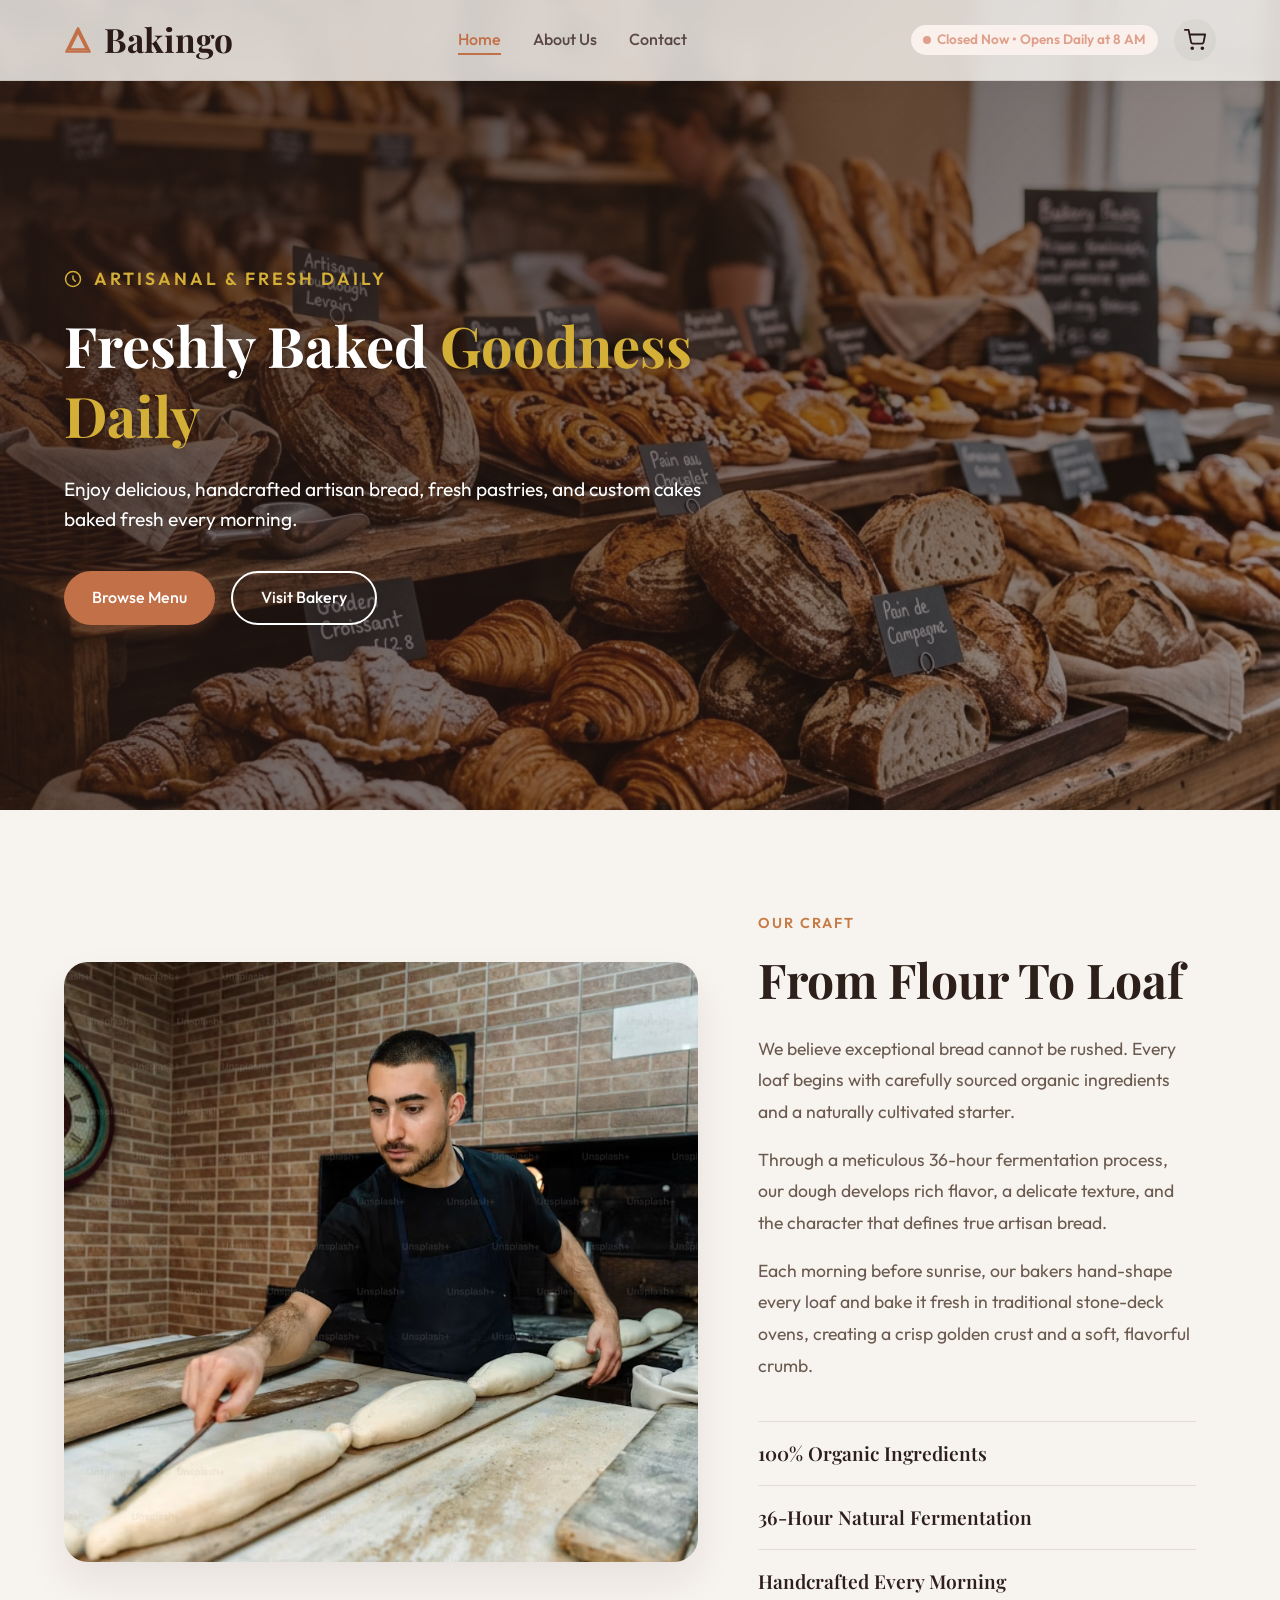
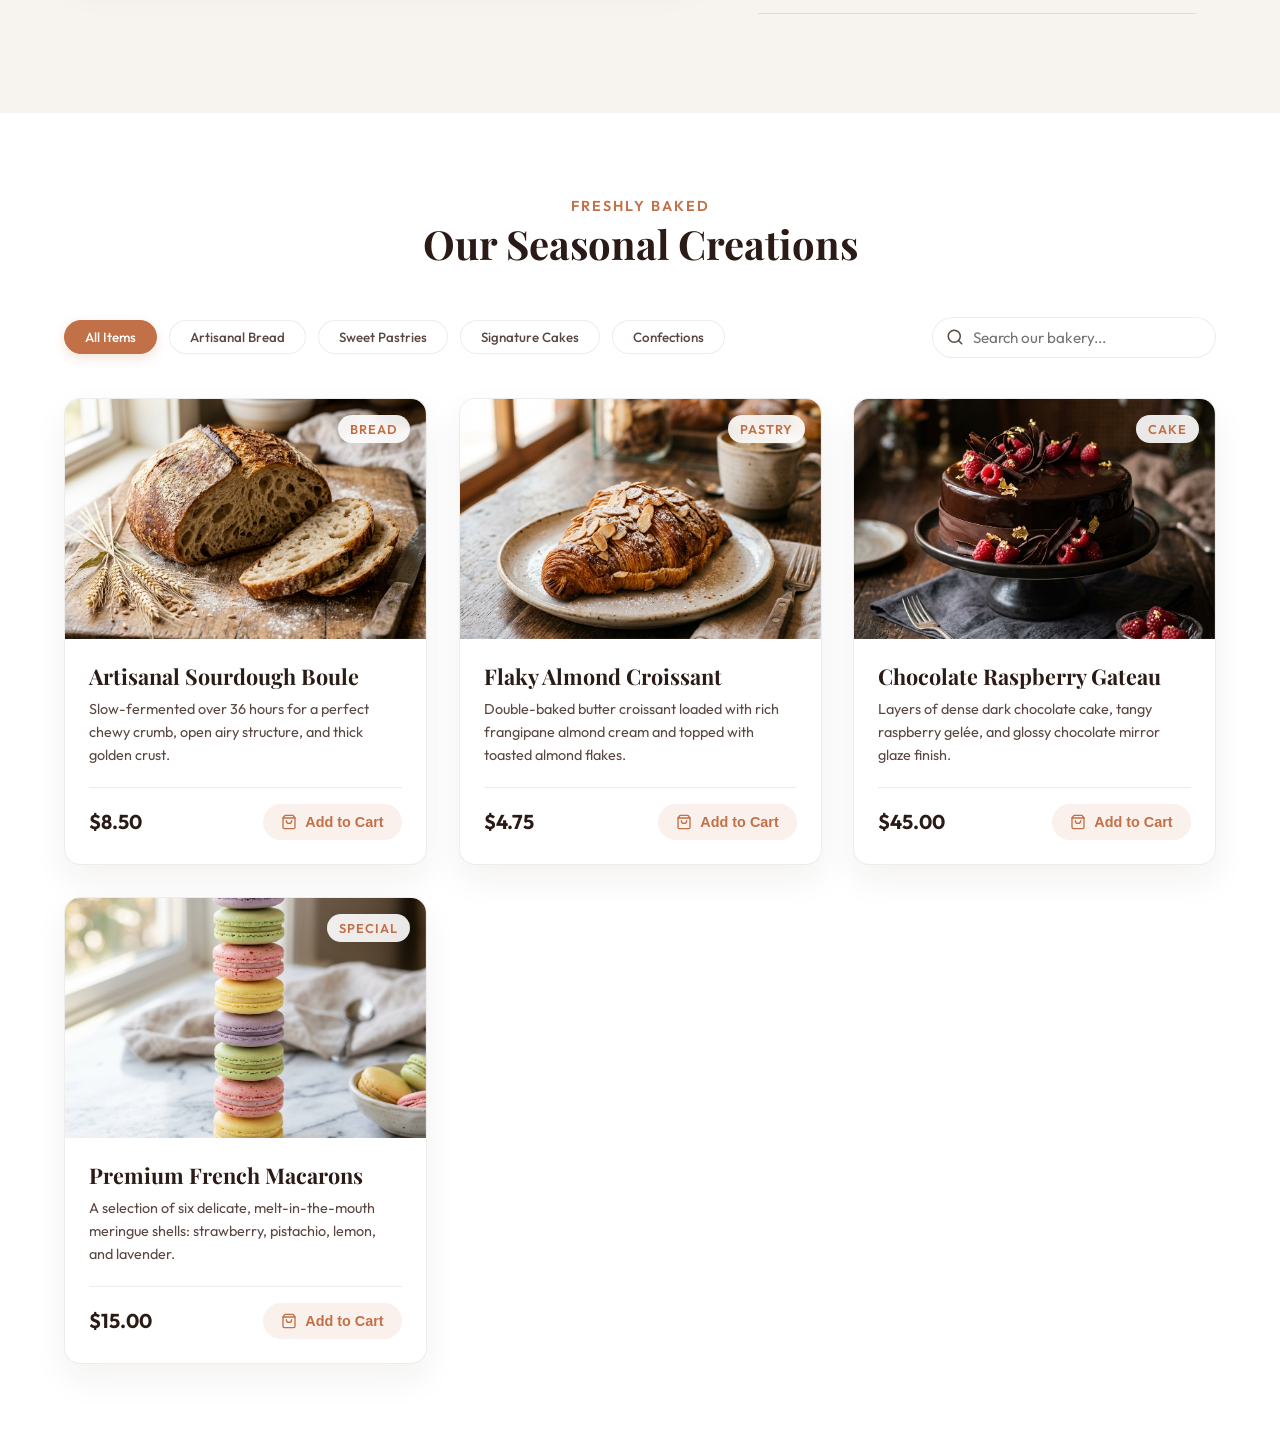
<file: index.html>
<!DOCTYPE html>
<html lang="en">
<head>
  <meta charset="UTF-8">
  <meta name="viewport" content="width=device-width, initial-scale=1.0">
  <meta name="description" content="Bakingo is your local bakery offering fresh artisan bread, sweet pastries, and custom cakes baked daily.">
  <title>Bakingo | Freshly Baked Delights Daily</title>
  <link rel="stylesheet" href="css/style.css">
</head>
<body>

  <!-- Header Section -->
  <header id="main-header">
    <div class="container navbar">
      <a href="index.html" class="logo" id="header-logo">
        <svg width="28" height="28" viewBox="0 0 24 24" fill="none" stroke="currentColor" stroke-width="2" stroke-linecap="round" stroke-linejoin="round" style="color: var(--color-primary);"><path d="M12 2L2 22h20L12 2z"/><path d="M12 5l7.5 15h-15L12 5z"/></svg>
        Bakingo
      </a>
      
      <nav>
        <ul class="nav-links" id="nav-menu">
          <li><a href="index.html" class="active" id="nav-home">Home</a></li>
          <li><a href="about.html" id="nav-about">About Us</a></li>
          <li><a href="contact.html" id="nav-contact">Contact</a></li>
        </ul>
      </nav>
      
      <div class="nav-actions">
        <!-- Open/Closed Badge -->
        <div id="opening-status-badge" class="badge">
          <span class="badge-dot"></span>
          <span id="opening-status-text">Checking Hours</span>
        </div>
        
        <!-- Cart Button -->
        <button id="cart-toggle-btn" class="btn-icon cart-icon-btn" aria-label="Open Shopping Cart">
          <svg width="22" height="22" viewBox="0 0 24 24" fill="none" stroke="currentColor" stroke-width="2" stroke-linecap="round" stroke-linejoin="round"><circle cx="9" cy="21" r="1"/><circle cx="20" cy="21" r="1"/><path d="M1 1h4l2.68 13.39a2 2 0 0 0 2 1.61h9.72a2 2 0 0 0 2-1.61L23 6H6"/></svg>
          <span id="cart-badge" class="cart-count">0</span>
        </button>
        
        <!-- Hamburger Menu -->
        <button id="mobile-menu-btn" class="btn-icon menu-toggle" aria-label="Toggle Menu">
          <svg width="24" height="24" viewBox="0 0 24 24" fill="none" stroke="currentColor" stroke-width="2" stroke-linecap="round" stroke-linejoin="round"><line x1="3" y1="12" x2="21" y2="12"/><line x1="3" y1="6" x2="21" y2="6"/><line x1="3" y1="18" x2="21" y2="18"/></svg>
        </button>
      </div>
    </div>
  </header>

  <!-- Hero Section -->
  <section class="hero" style="background-image: url('assets/hero.png');" id="home-hero">
    <div class="container">
      <div class="hero-content">
        <div class="hero-subtitle">
          <svg width="18" height="18" viewBox="0 0 24 24" fill="none" stroke="currentColor" stroke-width="2" stroke-linecap="round" stroke-linejoin="round"><circle cx="12" cy="12" r="10"/><path d="M12 8v4l3 3"/></svg>
          Artisanal &amp; Fresh Daily
        </div>
        <h1 id="hero-heading">Freshly Baked <span>Goodness Daily</span></h1>
        <p class="hero-description" id="hero-desc">
          Enjoy delicious, handcrafted artisan bread, fresh pastries, and custom cakes baked fresh every morning.
        </p>
        <div class="hero-buttons">
          <a href="#products-section" class="btn btn-primary" id="hero-cta-browse">Browse Menu</a>
          <a href="contact.html" class="btn btn-secondary" id="hero-cta-contact">Visit Bakery</a>
        </div>
      </div>
    </div>
  </section>

  <!-- Artisan Storytelling Section -->
  <section class="section-padding artisan-story-section" id="story-section">
    <div class="container">
      <div class="artisan-story-grid">
        <!-- Left Side: Image -->
        <div class="artisan-image-wrapper fade-in-left">
          <img src="assets/Artisanbakershapingdough.png" alt="Baker shaping dough by hand" class="artisan-image">
        </div>
        
        <!-- Right Side: Content -->
        <div class="artisan-content fade-in-right">
          <span class="artisan-eyebrow">OUR CRAFT</span>
          <h2 class="artisan-heading">From Flour To Loaf</h2>
          
          <div class="artisan-body">
            <p>We believe exceptional bread cannot be rushed. Every loaf begins with carefully sourced organic ingredients and a naturally cultivated starter.</p>
            <p>Through a meticulous 36-hour fermentation process, our dough develops rich flavor, a delicate texture, and the character that defines true artisan bread.</p>
            <p>Each morning before sunrise, our bakers hand-shape every loaf and bake it fresh in traditional stone-deck ovens, creating a crisp golden crust and a soft, flavorful crumb.</p>
          </div>
          
          <div class="artisan-highlights">
            <div class="highlight-item fade-in-up">
              <span class="highlight-text">100% Organic Ingredients</span>
            </div>
            <div class="highlight-item fade-in-up delay-150">
              <span class="highlight-text">36-Hour Natural Fermentation</span>
            </div>
            <div class="highlight-item fade-in-up delay-300">
              <span class="highlight-text">Handcrafted Every Morning</span>
            </div>
          </div>
        </div>
      </div>
    </div>
  </section>

  <!-- Products Section -->
  <section class="section-padding" style="background-color: var(--color-white);" id="products-section">
    <div class="container">
      <div class="section-title-wrap text-center">
        <span class="sub">Freshly Baked</span>
        <h2 id="menu-title">Our Seasonal Creations</h2>
      </div>

      <!-- Controls: Category & Search -->
      <div class="products-controls" id="menu-controls">
        <div class="filter-group" id="filter-buttons">
          <button class="filter-btn active" data-category="all" id="btn-filter-all">All Items</button>
          <button class="filter-btn" data-category="bread" id="btn-filter-bread">Artisanal Bread</button>
          <button class="filter-btn" data-category="pastries" id="btn-filter-pastries">Sweet Pastries</button>
          <button class="filter-btn" data-category="cakes" id="btn-filter-cakes">Signature Cakes</button>
          <button class="filter-btn" data-category="special" id="btn-filter-special">Confections</button>
        </div>
        <div class="search-wrap">
          <svg width="18" height="18" viewBox="0 0 24 24" fill="none" stroke="currentColor" stroke-width="2" stroke-linecap="round" stroke-linejoin="round"><circle cx="11" cy="11" r="8"/><line x1="21" y1="21" x2="16.65" y2="16.65"/></svg>
          <input type="text" id="product-search" placeholder="Search our bakery..." aria-label="Search baked goods">
        </div>
      </div>

      <!-- Products Grid -->
      <div class="products-grid" id="menu-grid">
        
        <!-- Product 1 -->
        <div class="product-card" data-category="bread" id="prod-sourdough">
          <div class="product-img-container">
            <img src="assets/sourdough.png" alt="Artisanal Sourdough Boule">
            <span class="product-tag">Bread</span>
          </div>
          <div class="product-info">
            <h3>Artisanal Sourdough Boule</h3>
            <p class="product-desc">Slow-fermented over 36 hours for a perfect chewy crumb, open airy structure, and thick golden crust.</p>
            <div class="product-footer">
              <span class="product-price">$8.50</span>
              <button class="add-to-cart-btn" data-id="sourdough" data-name="Sourdough Boule" data-price="8.50" data-img="assets/sourdough.png" id="btn-add-sourdough">
                <svg width="16" height="16" viewBox="0 0 24 24" fill="none" stroke="currentColor" stroke-width="2" stroke-linecap="round" stroke-linejoin="round"><path d="M6 2L3 6v14a2 2 0 0 0 2 2h14a2 2 0 0 0 2-2V6l-3-4z"/><line x1="3" y1="6" x2="21" y2="6"/><path d="M16 10a4 4 0 0 1-8 0"/></svg>
                Add to Cart
              </button>
            </div>
          </div>
        </div>

        <!-- Product 2 -->
        <div class="product-card" data-category="pastries" id="prod-croissant">
          <div class="product-img-container">
            <img src="assets/croissant.png" alt="Flaky Almond Croissant">
            <span class="product-tag">Pastry</span>
          </div>
          <div class="product-info">
            <h3>Flaky Almond Croissant</h3>
            <p class="product-desc">Double-baked butter croissant loaded with rich frangipane almond cream and topped with toasted almond flakes.</p>
            <div class="product-footer">
              <span class="product-price">$4.75</span>
              <button class="add-to-cart-btn" data-id="croissant" data-name="Almond Croissant" data-price="4.75" data-img="assets/croissant.png" id="btn-add-croissant">
                <svg width="16" height="16" viewBox="0 0 24 24" fill="none" stroke="currentColor" stroke-width="2" stroke-linecap="round" stroke-linejoin="round"><path d="M6 2L3 6v14a2 2 0 0 0 2 2h14a2 2 0 0 0 2-2V6l-3-4z"/><line x1="3" y1="6" x2="21" y2="6"/><path d="M16 10a4 4 0 0 1-8 0"/></svg>
                Add to Cart
              </button>
            </div>
          </div>
        </div>

        <!-- Product 3 -->
        <div class="product-card" data-category="cakes" id="prod-gateau">
          <div class="product-img-container">
            <img src="assets/gateau.png" alt="Chocolate Raspberry Gateau">
            <span class="product-tag">Cake</span>
          </div>
          <div class="product-info">
            <h3>Chocolate Raspberry Gateau</h3>
            <p class="product-desc">Layers of dense dark chocolate cake, tangy raspberry gelée, and glossy chocolate mirror glaze finish.</p>
            <div class="product-footer">
              <span class="product-price">$45.00</span>
              <button class="add-to-cart-btn" data-id="gateau" data-name="Chocolate Raspberry Gateau" data-price="45.00" data-img="assets/gateau.png" id="btn-add-gateau">
                <svg width="16" height="16" viewBox="0 0 24 24" fill="none" stroke="currentColor" stroke-width="2" stroke-linecap="round" stroke-linejoin="round"><path d="M6 2L3 6v14a2 2 0 0 0 2 2h14a2 2 0 0 0 2-2V6l-3-4z"/><line x1="3" y1="6" x2="21" y2="6"/><path d="M16 10a4 4 0 0 1-8 0"/></svg>
                Add to Cart
              </button>
            </div>
          </div>
        </div>

        <!-- Product 4 -->
        <div class="product-card" data-category="special" id="prod-macarons">
          <div class="product-img-container">
            <img src="assets/macarons.png" alt="Premium French Macarons">
            <span class="product-tag">Special</span>
          </div>
          <div class="product-info">
            <h3>Premium French Macarons</h3>
            <p class="product-desc">A selection of six delicate, melt-in-the-mouth meringue shells: strawberry, pistachio, lemon, and lavender.</p>
            <div class="product-footer">
              <span class="product-price">$15.00</span>
              <button class="add-to-cart-btn" data-id="macarons" data-name="French Macarons Box" data-price="15.00" data-img="assets/macarons.png" id="btn-add-macarons">
                <svg width="16" height="16" viewBox="0 0 24 24" fill="none" stroke="currentColor" stroke-width="2" stroke-linecap="round" stroke-linejoin="round"><path d="M6 2L3 6v14a2 2 0 0 0 2 2h14a2 2 0 0 0 2-2V6l-3-4z"/><line x1="3" y1="6" x2="21" y2="6"/><path d="M16 10a4 4 0 0 1-8 0"/></svg>
                Add to Cart
              </button>
            </div>
          </div>
        </div>

      </div>
    </div>
  </section>

  <!-- Toast Notification Container -->
  <div class="toast-container" id="toast-wrapper"></div>

  <script src="js/main.js"></script>
</body>
</html>
</file>
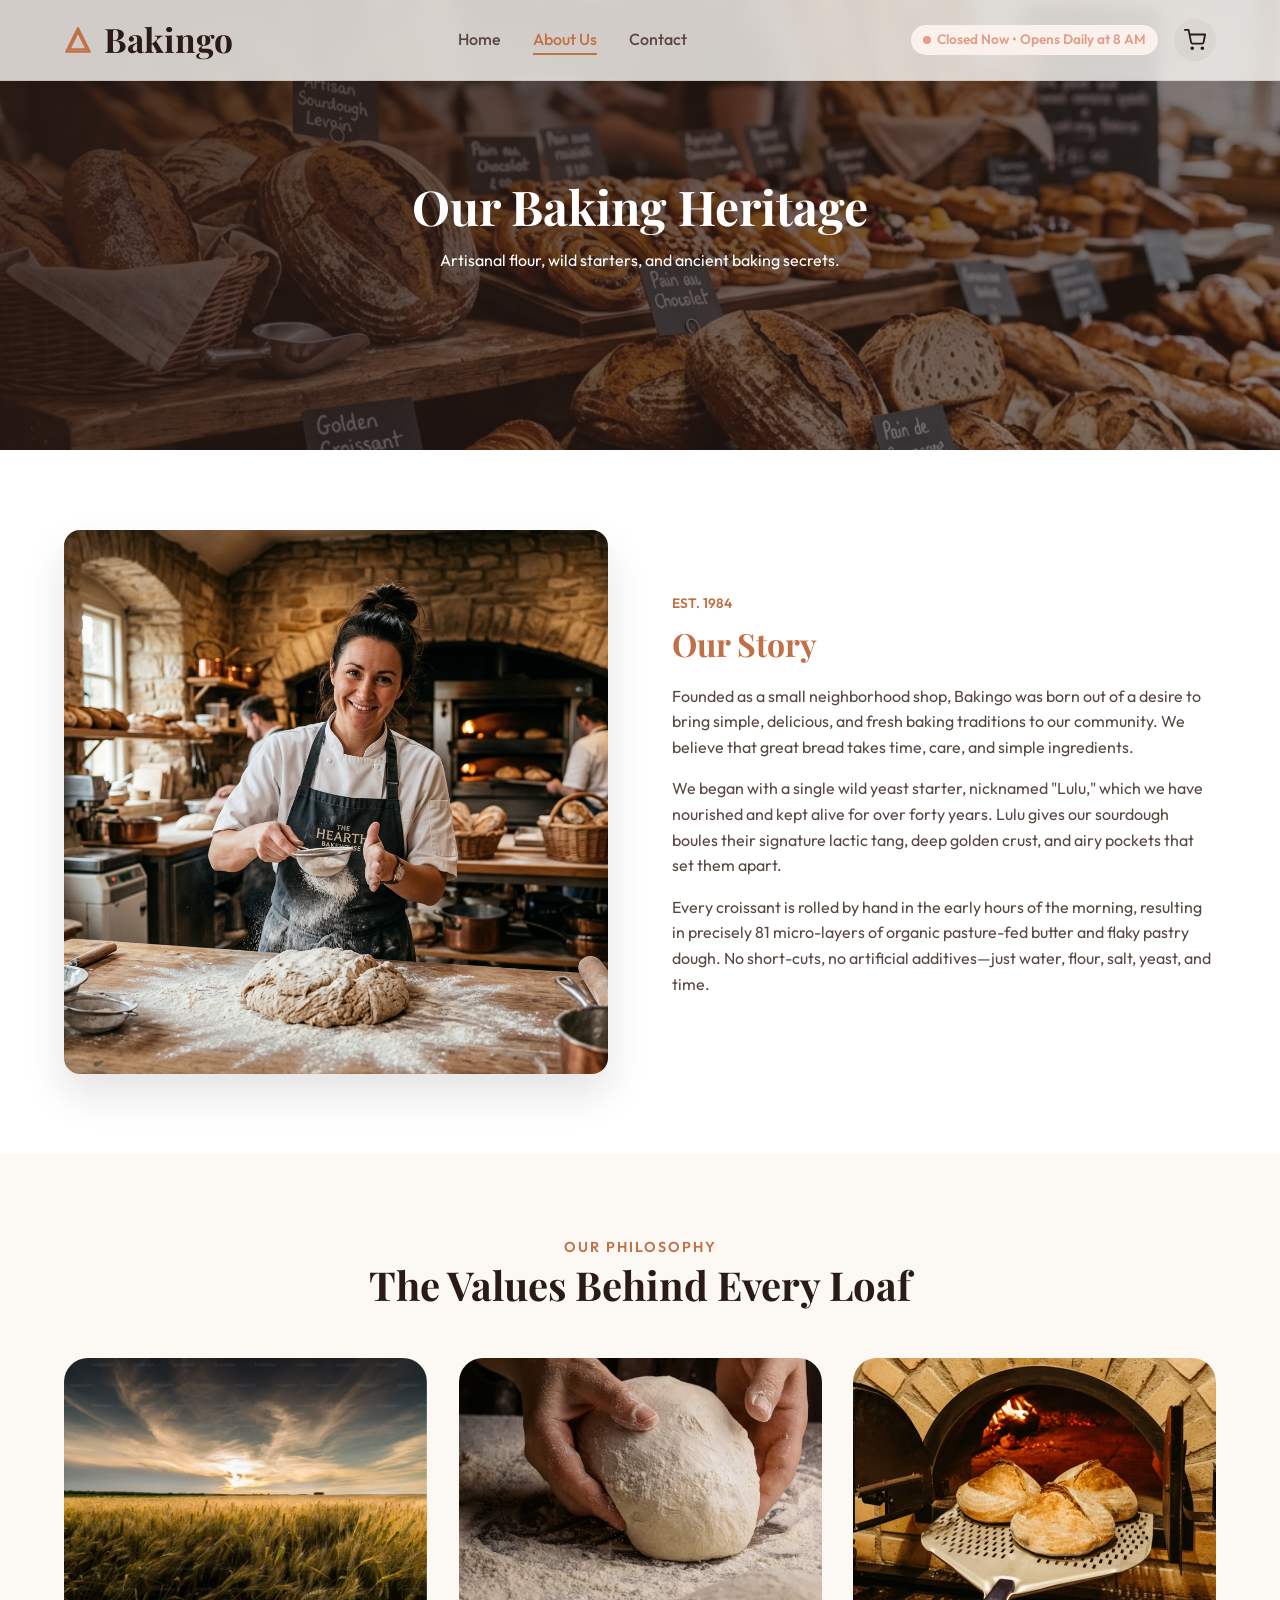
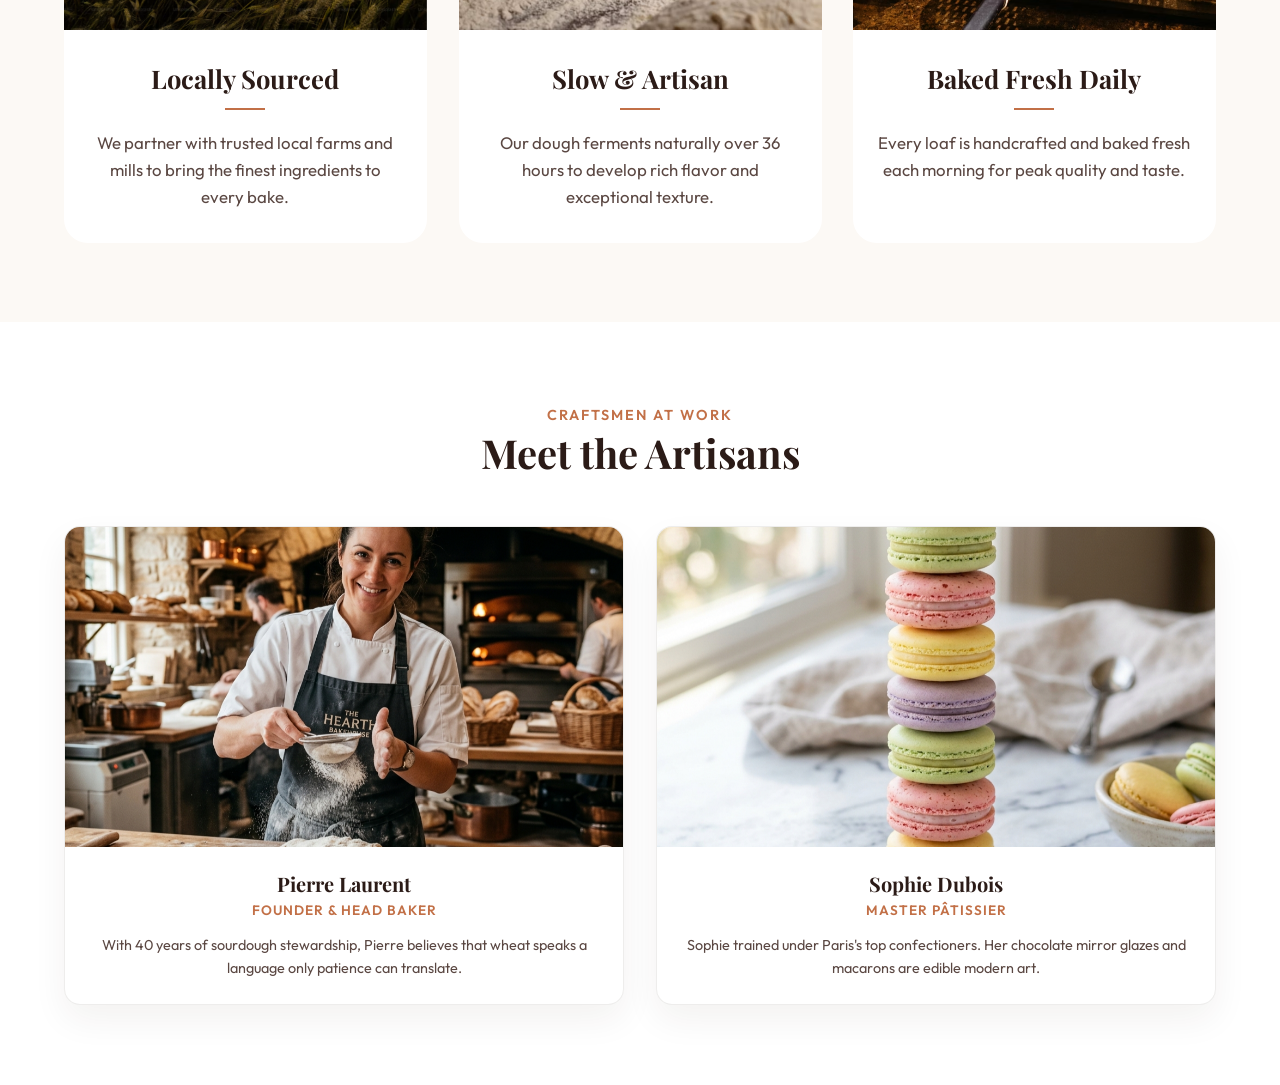
<file: about.html>
<!DOCTYPE html>
<html lang="en">
<head>
  <meta charset="UTF-8">
  <meta name="viewport" content="width=device-width, initial-scale=1.0">
  <meta name="description" content="Discover the history, baking philosophies, and meet the master bakers behind Bakingo bakery.">
  <title>About Us | Bakingo Bakery</title>
  <link rel="stylesheet" href="css/style.css">
</head>
<body>

  <!-- Header Section -->
  <header id="main-header">
    <div class="container navbar">
      <a href="index.html" class="logo" id="header-logo">
        <svg width="28" height="28" viewBox="0 0 24 24" fill="none" stroke="currentColor" stroke-width="2" stroke-linecap="round" stroke-linejoin="round" style="color: var(--color-primary);"><path d="M12 2L2 22h20L12 2z"/><path d="M12 5l7.5 15h-15L12 5z"/></svg>
        Bakingo
      </a>
      
      <nav>
        <ul class="nav-links" id="nav-menu">
          <li><a href="index.html" id="nav-home">Home</a></li>
          <li><a href="about.html" class="active" id="nav-about">About Us</a></li>
          <li><a href="contact.html" id="nav-contact">Contact</a></li>
        </ul>
      </nav>
      
      <div class="nav-actions">
        <!-- Open/Closed Badge -->
        <div id="opening-status-badge" class="badge">
          <span class="badge-dot"></span>
          <span id="opening-status-text">Checking Hours</span>
        </div>
        
        <!-- Cart Button -->
        <button id="cart-toggle-btn" class="btn-icon cart-icon-btn" aria-label="Open Shopping Cart">
          <svg width="22" height="22" viewBox="0 0 24 24" fill="none" stroke="currentColor" stroke-width="2" stroke-linecap="round" stroke-linejoin="round"><circle cx="9" cy="21" r="1"/><circle cx="20" cy="21" r="1"/><path d="M1 1h4l2.68 13.39a2 2 0 0 0 2 1.61h9.72a2 2 0 0 0 2-1.61L23 6H6"/></svg>
          <span id="cart-badge" class="cart-count">0</span>
        </button>
        
        <!-- Hamburger Menu -->
        <button id="mobile-menu-btn" class="btn-icon menu-toggle" aria-label="Toggle Menu">
          <svg width="24" height="24" viewBox="0 0 24 24" fill="none" stroke="currentColor" stroke-width="2" stroke-linecap="round" stroke-linejoin="round"><line x1="3" y1="12" x2="21" y2="12"/><line x1="3" y1="6" x2="21" y2="6"/><line x1="3" y1="18" x2="21" y2="18"/></svg>
        </button>
      </div>
    </div>
  </header>

  <!-- About Hero -->
  <section class="about-hero" id="about-hero">
    <div class="container">
      <h1>Our Baking Heritage</h1>
      <p>Artisanal flour, wild starters, and ancient baking secrets.</p>
    </div>
  </section>

  <!-- Our Story Section -->
  <section class="section-padding" style="background-color: var(--color-white);" id="story-section">
    <div class="container story-section">
      <div class="story-img-container fade-in-left">
        <img src="assets/chef.png" alt="Baker Chef dusting flour over dough in kitchen">
      </div>
      <div class="story-text fade-in-right">
        <span class="sub" style="color: var(--color-primary); font-weight: 600; text-transform: uppercase; font-size: 0.85rem;">Est. 1984</span>
        <h3 style="margin-top: 8px;">Our Story</h3>
        <p>
          Founded as a small neighborhood shop, Bakingo was born out of a desire to bring simple, delicious, and fresh baking traditions to our community. We believe that great bread takes time, care, and simple ingredients.
        </p>
        <p>
          We began with a single wild yeast starter, nicknamed "Lulu," which we have nourished and kept alive for over forty years. Lulu gives our sourdough boules their signature lactic tang, deep golden crust, and airy pockets that set them apart.
        </p>
        <p>
          Every croissant is rolled by hand in the early hours of the morning, resulting in precisely 81 micro-layers of organic pasture-fed butter and flaky pastry dough. No short-cuts, no artificial additives—just water, flour, salt, yeast, and time.
        </p>
      </div>
    </div>
  </section>

  <!-- Philosophy Section -->
  <section class="section-padding" id="philosophy-section">
    <div class="container">
      <div class="section-title-wrap text-center fade-in-up">
        <span class="sub">OUR PHILOSOPHY</span>
        <h2>The Values Behind Every Loaf</h2>
      </div>

      <div class="philosophy-grid">
        <!-- Card 1 -->
        <div class="philosophy-card fade-in-up">
          <div class="philosophy-img-wrap">
            <img src="assets/golden-wheat-field-sunrise.png" alt="Golden wheat field at sunrise">
          </div>
          <div class="philosophy-content">
            <h4>Locally Sourced</h4>
            <p>We partner with trusted local farms and mills to bring the finest ingredients to every bake.</p>
          </div>
        </div>
        <!-- Card 2 -->
        <div class="philosophy-card fade-in-up delay-150">
          <div class="philosophy-img-wrap">
            <img src="assets/artisan-sourdough-dough-fermentation.png" alt="Artisan sourdough dough during fermentation">
          </div>
          <div class="philosophy-content">
            <h4>Slow &amp; Artisan</h4>
            <p>Our dough ferments naturally over 36 hours to develop rich flavor and exceptional texture.</p>
          </div>
        </div>
        <!-- Card 3 -->
        <div class="philosophy-card fade-in-up delay-300">
          <div class="philosophy-img-wrap">
            <img src="assets/artisan-bread-oven-bakery.png" alt="Fresh bread being removed from a stone oven">
          </div>
          <div class="philosophy-content">
            <h4>Baked Fresh Daily</h4>
            <p>Every loaf is handcrafted and baked fresh each morning for peak quality and taste.</p>
          </div>
        </div>
      </div>
    </div>
  </section>

  <!-- Meet the Bakers Section -->
  <section class="section-padding" style="background-color: var(--color-white);" id="team-section">
    <div class="container">
      <div class="section-title-wrap text-center fade-in-up">
        <span class="sub">Craftsmen at Work</span>
        <h2>Meet the Artisans</h2>
      </div>

      <div class="team-grid">
        <!-- Baker 1 -->
        <div class="team-card fade-in-up" id="team-1">
          <div class="team-img-wrap">
            <img src="assets/chef.png" alt="Head Baker Pierre Laurent">
          </div>
          <div class="team-info">
            <h4>Pierre Laurent</h4>
            <div class="team-role">Founder &amp; Head Baker</div>
            <p class="team-desc">With 40 years of sourdough stewardship, Pierre believes that wheat speaks a language only patience can translate.</p>
          </div>
        </div>

        <!-- Baker 2 -->
        <div class="team-card fade-in-up delay-150" id="team-2">
          <div class="team-img-wrap">
            <img src="assets/macarons.png" alt="Pastry Chef Sophie Dubois">
          </div>
          <div class="team-info">
            <h4>Sophie Dubois</h4>
            <div class="team-role">Master Pâtissier</div>
            <p class="team-desc">Sophie trained under Paris's top confectioners. Her chocolate mirror glazes and macarons are edible modern art.</p>
          </div>
        </div>
      </div>
    </div>
  </section>

  <!-- Toast Notification Container -->
  <div class="toast-container" id="toast-wrapper"></div>

  <script src="js/main.js"></script>
</body>
</html>
</file>
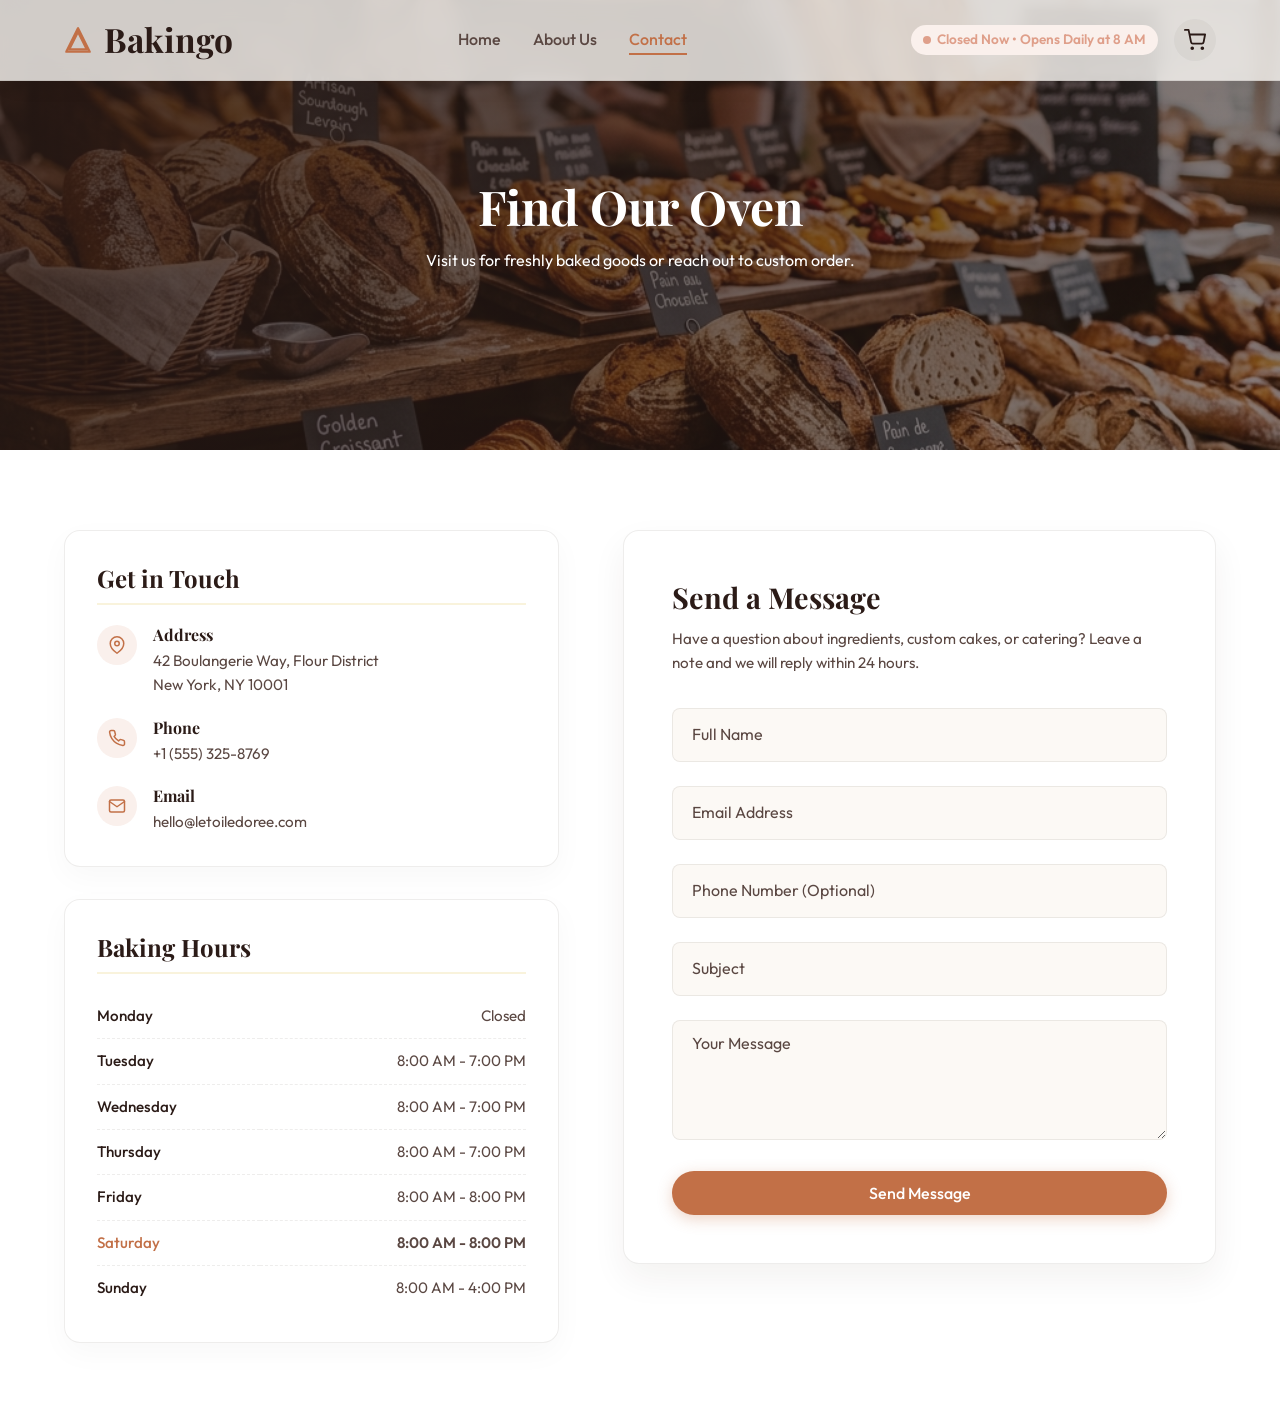
<file: contact.html>
<!DOCTYPE html>
<html lang="en">
<head>
  <meta charset="UTF-8">
  <meta name="viewport" content="width=device-width, initial-scale=1.0">
  <meta name="description" content="Get in touch with Bakingo bakery. Find our location, hours of operation, phone number, and send us a message.">
  <title>Contact Us | Bakingo Bakery</title>
  <link rel="stylesheet" href="css/style.css">
</head>
<body>

  <!-- Header Section -->
  <header id="main-header">
    <div class="container navbar">
      <a href="index.html" class="logo" id="header-logo">
        <svg width="28" height="28" viewBox="0 0 24 24" fill="none" stroke="currentColor" stroke-width="2" stroke-linecap="round" stroke-linejoin="round" style="color: var(--color-primary);"><path d="M12 2L2 22h20L12 2z"/><path d="M12 5l7.5 15h-15L12 5z"/></svg>
        Bakingo
      </a>
      
      <nav>
        <ul class="nav-links" id="nav-menu">
          <li><a href="index.html" id="nav-home">Home</a></li>
          <li><a href="about.html" id="nav-about">About Us</a></li>
          <li><a href="contact.html" class="active" id="nav-contact">Contact</a></li>
        </ul>
      </nav>
      
      <div class="nav-actions">
        <!-- Open/Closed Badge -->
        <div id="opening-status-badge" class="badge">
          <span class="badge-dot"></span>
          <span id="opening-status-text">Checking Hours</span>
        </div>
        
        <!-- Cart Button -->
        <button id="cart-toggle-btn" class="btn-icon cart-icon-btn" aria-label="Open Shopping Cart">
          <svg width="22" height="22" viewBox="0 0 24 24" fill="none" stroke="currentColor" stroke-width="2" stroke-linecap="round" stroke-linejoin="round"><circle cx="9" cy="21" r="1"/><circle cx="20" cy="21" r="1"/><path d="M1 1h4l2.68 13.39a2 2 0 0 0 2 1.61h9.72a2 2 0 0 0 2-1.61L23 6H6"/></svg>
          <span id="cart-badge" class="cart-count">0</span>
        </button>
        
        <!-- Hamburger Menu -->
        <button id="mobile-menu-btn" class="btn-icon menu-toggle" aria-label="Toggle Menu">
          <svg width="24" height="24" viewBox="0 0 24 24" fill="none" stroke="currentColor" stroke-width="2" stroke-linecap="round" stroke-linejoin="round"><line x1="3" y1="12" x2="21" y2="12"/><line x1="3" y1="6" x2="21" y2="6"/><line x1="3" y1="18" x2="21" y2="18"/></svg>
        </button>
      </div>
    </div>
  </header>

  <!-- Contact Hero -->
  <section class="contact-hero" id="contact-hero">
    <div class="container">
      <h1>Find Our Oven</h1>
      <p>Visit us for freshly baked goods or reach out to custom order.</p>
    </div>
  </section>

  <!-- Contact Body Section -->
  <section class="section-padding" style="background-color: var(--color-white);" id="contact-section">
    <div class="container">
      <div class="contact-wrapper">
        
        <!-- Left Column: Details & Map -->
        <div class="contact-info-block">
          
          <!-- Contact Card -->
          <div class="contact-card" id="card-contact-details">
            <h3>Get in Touch</h3>
            
            <div class="info-item">
              <div class="info-icon">
                <svg width="18" height="18" viewBox="0 0 24 24" fill="none" stroke="currentColor" stroke-width="2" stroke-linecap="round" stroke-linejoin="round"><path d="M21 10c0 7-9 13-9 13s-9-6-9-13a9 9 0 0 1 18 0z"/><circle cx="12" cy="10" r="3"/></svg>
              </div>
              <div class="info-details">
                <h4>Address</h4>
                <p>42 Boulangerie Way, Flour District<br>New York, NY 10001</p>
              </div>
            </div>

            <div class="info-item">
              <div class="info-icon">
                <svg width="18" height="18" viewBox="0 0 24 24" fill="none" stroke="currentColor" stroke-width="2" stroke-linecap="round" stroke-linejoin="round"><path d="M22 16.92v3a2 2 0 0 1-2.18 2 19.79 19.79 0 0 1-8.63-3.07 19.5 19.5 0 0 1-6-6 19.79 19.79 0 0 1-3.07-8.67A2 2 0 0 1 4.11 2h3a2 2 0 0 1 2 1.72 12.84 12.84 0 0 0 .7 2.81 2 2 0 0 1-.45 2.11L8.09 9.91a16 16 0 0 0 6 6l1.27-1.27a2 2 0 0 1 2.11-.45 12.84 12.84 0 0 0 2.81.7A2 2 0 0 1 22 16.92z"/></svg>
              </div>
              <div class="info-details">
                <h4>Phone</h4>
                <p><a href="tel:+15553258769">+1 (555) 325-8769</a></p>
              </div>
            </div>

            <div class="info-item">
              <div class="info-icon">
                <svg width="18" height="18" viewBox="0 0 24 24" fill="none" stroke="currentColor" stroke-width="2" stroke-linecap="round" stroke-linejoin="round"><path d="M4 4h16c1.1 0 2 .9 2 2v12c0 1.1-.9 2-2 2H4c-1.1 0-2-.9-2-2V6c0-1.1.9-2 2-2z"/><polyline points="22,6 12,13 2,6"/></svg>
              </div>
              <div class="info-details">
                <h4>Email</h4>
                <p><a href="mailto:hello@letoiledoree.com">hello@letoiledoree.com</a></p>
              </div>
            </div>
          </div>

          <!-- Business Hours Card -->
          <div class="contact-card" id="card-hours">
            <h3>Baking Hours</h3>
            <table class="hours-table">
              <tr id="hours-mon">
                <td class="day">Monday</td>
                <td class="time">Closed</td>
              </tr>
              <tr id="hours-tue">
                <td class="day">Tuesday</td>
                <td class="time">8:00 AM - 7:00 PM</td>
              </tr>
              <tr id="hours-wed">
                <td class="day">Wednesday</td>
                <td class="time">8:00 AM - 7:00 PM</td>
              </tr>
              <tr id="hours-thu">
                <td class="day">Thursday</td>
                <td class="time">8:00 AM - 7:00 PM</td>
              </tr>
              <tr id="hours-fri">
                <td class="day">Friday</td>
                <td class="time">8:00 AM - 8:00 PM</td>
              </tr>
              <tr id="hours-sat">
                <td class="day">Saturday</td>
                <td class="time">8:00 AM - 8:00 PM</td>
              </tr>
              <tr id="hours-sun">
                <td class="day">Sunday</td>
                <td class="time">8:00 AM - 4:00 PM</td>
              </tr>
            </table>
          </div>
        </div>

        <!-- Right Column: Form -->
        <div class="contact-form-card" id="form-container">
          <h3>Send a Message</h3>
          <p>Have a question about ingredients, custom cakes, or catering? Leave a note and we will reply within 24 hours.</p>
          
          <form id="bakery-contact-form" novalidate>
            <!-- Name Input -->
            <div class="form-group" id="group-name">
              <input type="text" id="contact-name" class="form-input" placeholder=" " required autocomplete="name">
              <label for="contact-name" class="form-label">Full Name</label>
              <span class="form-error-msg" id="err-name">Please enter your full name.</span>
            </div>

            <!-- Email Input -->
            <div class="form-group" id="group-email">
              <input type="email" id="contact-email" class="form-input" placeholder=" " required autocomplete="email">
              <label for="contact-email" class="form-label">Email Address</label>
              <span class="form-error-msg" id="err-email">Please enter a valid email address.</span>
            </div>

            <!-- Phone Input -->
            <div class="form-group" id="group-phone">
              <input type="tel" id="contact-phone" class="form-input" placeholder=" " autocomplete="tel">
              <label for="contact-phone" class="form-label">Phone Number (Optional)</label>
              <span class="form-error-msg" id="err-phone">Please enter a valid phone number.</span>
            </div>

            <!-- Subject Input -->
            <div class="form-group" id="group-subject">
              <input type="text" id="contact-subject" class="form-input" placeholder=" " required>
              <label for="contact-subject" class="form-label">Subject</label>
              <span class="form-error-msg" id="err-subject">Please provide a subject.</span>
            </div>

            <!-- Message Textarea -->
            <div class="form-group" id="group-message">
              <textarea id="contact-message" class="form-input" placeholder=" " required></textarea>
              <label for="contact-message" class="form-label">Your Message</label>
              <span class="form-error-msg" id="err-message">Message content cannot be blank.</span>
            </div>

            <button type="submit" class="btn btn-primary" style="width: 100%;" id="btn-contact-submit">Send Message</button>
          </form>
        </div>

      </div>
    </div>
  </section>

  <!-- Toast Notification Container -->
  <div class="toast-container" id="toast-wrapper"></div>

  <script src="js/main.js"></script>
</body>
</html>
</file>
<file: css/style.css>
@import url('https://fonts.googleapis.com/css2?family=Outfit:wght@300;400;500;600;700&family=Playfair+Display:ital,wght@0,400;0,600;0,700;1,400&display=swap');

:root {
  --color-bg: #FCF9F5;
  --color-primary: #C27047;
  --color-primary-dark: #A0542D;
  --color-gold: #D4AF37;
  --color-gold-light: #F9F3DC;
  --color-secondary: #2B1B17;
  --color-secondary-light: #5A4742;
  --color-white: #FFFFFF;
  --color-sage: #7A9E82;
  --color-sage-light: #EBF2EC;
  --color-rose: #DF9F8A;
  --color-rose-light: #FAF0EC;
  --color-border: rgba(43, 27, 23, 0.08);
  --color-overlay: rgba(43, 27, 23, 0.5);
  
  --font-heading: 'Playfair Display', serif;
  --font-body: 'Outfit', sans-serif;
  
  --border-radius-sm: 8px;
  --border-radius-md: 16px;
  --border-radius-lg: 24px;
  --border-radius-xl: 40px;
  
  --transition-smooth: all 300ms ease;
  --transition-fast: all 250ms ease;
  --transition-long: all 700ms cubic-bezier(0.21, 0.6, 0.35, 1);
  
  --box-shadow-soft: 0 10px 30px rgba(43, 27, 23, 0.03);
  --box-shadow-card: 0 15px 35px rgba(43, 27, 23, 0.06);
  --box-shadow-hover: 0 20px 40px rgba(43, 27, 23, 0.12);
  --box-shadow-nav: 0 4px 30px rgba(43, 27, 23, 0.03);
}

/* Base Styles */
* {
  box-sizing: border-box;
  margin: 0;
  padding: 0;
}

html {
  scroll-behavior: auto;
}

body {
  font-family: var(--font-body);
  background-color: var(--color-bg);
  color: var(--color-secondary);
  line-height: 1.6;
  overflow-x: hidden;
}

h1, h2, h3, h4 {
  font-family: var(--font-heading);
  font-weight: 700;
  line-height: 1.25;
}

a {
  color: inherit;
  text-decoration: none;
  transition: var(--transition-fast);
}

img {
  max-width: 100%;
  display: block;
}

/* Layout Utilities */
.container {
  width: 90%;
  max-width: 1200px;
  margin: 0 auto;
}

.section-padding {
  padding: 80px 0;
}

.text-center {
  text-align: center;
}

.btn {
  display: inline-flex;
  align-items: center;
  justify-content: center;
  padding: 12px 28px;
  font-weight: 500;
  font-size: 1rem;
  border-radius: var(--border-radius-xl);
  cursor: pointer;
  transition: var(--transition-smooth);
  border: none;
  font-family: var(--font-body);
}

.btn-primary {
  background-color: var(--color-primary);
  color: var(--color-white);
  box-shadow: 0 4px 15px rgba(194, 112, 71, 0.3);
}

.btn-primary:hover {
  background-color: var(--color-primary-dark);
  box-shadow: 0 6px 20px rgba(194, 112, 71, 0.4);
}

.btn-secondary {
  background-color: transparent;
  color: var(--color-secondary);
  border: 2px solid var(--color-secondary);
}

.btn-secondary:hover {
  background-color: var(--color-secondary);
  color: var(--color-white);
}

.btn-icon {
  background: none;
  border: none;
  cursor: pointer;
  display: inline-flex;
  align-items: center;
  justify-content: center;
  transition: var(--transition-fast);
}

/* Badge System */
.badge {
  display: inline-flex;
  align-items: center;
  padding: 4px 12px;
  font-size: 0.85rem;
  font-weight: 600;
  border-radius: var(--border-radius-xl);
  gap: 6px;
}

.badge-open {
  background-color: var(--color-sage-light);
  color: var(--color-sage);
}

.badge-closed {
  background-color: var(--color-rose-light);
  color: var(--color-rose);
}

.badge-dot {
  width: 8px;
  height: 8px;
  border-radius: 50%;
  background-color: currentColor;
  display: inline-block;
}

/* Open indicator pulse animation removed */

/* Header & Navbar */
header {
  position: fixed;
  top: 0;
  left: 0;
  right: 0;
  z-index: 1000;
  background-color: rgba(252, 249, 245, 0.8);
  backdrop-filter: blur(10px);
  border-bottom: 1px solid var(--color-border);
  box-shadow: var(--box-shadow-nav);
  transition: var(--transition-smooth);
}

header.scrolled {
  padding: 8px 0;
  background-color: rgba(252, 249, 245, 0.95);
}

.navbar {
  display: flex;
  justify-content: space-between;
  align-items: center;
  height: 80px;
  transition: var(--transition-smooth);
}

header.scrolled .navbar {
  height: 64px;
}

.logo {
  font-family: var(--font-heading);
  font-size: 2.1rem;
  font-weight: 700;
  color: var(--color-secondary);
  display: flex;
  align-items: center;
  gap: 12px;
}

.logo span {
  color: var(--color-primary);
}

.nav-links {
  display: flex;
  list-style: none;
  gap: 32px;
  align-items: center;
}

.nav-links a {
  font-weight: 500;
  font-size: 1rem;
  color: var(--color-secondary-light);
  position: relative;
  padding: 6px 0;
}

.nav-links a:hover,
.nav-links a.active {
  color: var(--color-primary);
}

.nav-links a::after {
  content: '';
  position: absolute;
  bottom: 0;
  left: 0;
  width: 0;
  height: 2px;
  background-color: var(--color-primary);
  transition: var(--transition-smooth);
}

.nav-links a:hover::after,
.nav-links a.active::after {
  width: 100%;
}

.nav-actions {
  display: flex;
  align-items: center;
  gap: 16px;
}

.cart-icon-btn {
  position: relative;
  padding: 10px;
  border-radius: 50%;
  background-color: rgba(43, 27, 23, 0.04);
  color: var(--color-secondary);
}

.cart-icon-btn:hover {
  background-color: rgba(43, 27, 23, 0.08);
  transform: scale(1.05);
}

.cart-count {
  position: absolute;
  top: -4px;
  right: -4px;
  background-color: var(--color-primary);
  color: var(--color-white);
  font-size: 0.75rem;
  font-weight: 700;
  width: 20px;
  height: 20px;
  border-radius: 50%;
  display: flex;
  align-items: center;
  justify-content: center;
  box-shadow: 0 2px 8px rgba(194, 112, 71, 0.4);
}

.menu-toggle {
  display: none;
  font-size: 1.5rem;
  padding: 8px;
}

/* Hero Section */
.hero {
  position: relative;
  height: 90vh;
  min-height: 600px;
  display: flex;
  align-items: center;
  background-size: cover;
  background-position: center;
  color: var(--color-white);
  padding-top: 80px; /* Offset sticky header */
}

.hero::before {
  content: '';
  position: absolute;
  top: 0;
  left: 0;
  width: 100%;
  height: 100%;
  background: linear-gradient(135deg, rgba(43, 27, 23, 0.8) 0%, rgba(43, 27, 23, 0.4) 100%);
  z-index: 1;
}

.hero .container {
  position: relative;
  z-index: 2;
}

.hero-content {
  max-width: 650px;
}

.hero-subtitle {
  font-family: var(--font-body);
  font-size: 1.1rem;
  text-transform: uppercase;
  letter-spacing: 3px;
  color: var(--color-gold);
  margin-bottom: 16px;
  font-weight: 600;
  display: flex;
  align-items: center;
  gap: 12px;
}

.hero h1 {
  font-size: 3.5rem;
  margin-bottom: 24px;
  text-shadow: 0 2px 10px rgba(0,0,0,0.3);
}

.hero h1 span {
  color: var(--color-gold);
}

.hero-description {
  font-size: 1.2rem;
  margin-bottom: 36px;
  opacity: 0.9;
  text-shadow: 0 1px 5px rgba(0,0,0,0.2);
}

.hero-buttons {
  display: flex;
  gap: 16px;
}

.hero-buttons .btn-secondary {
  border-color: var(--color-white);
  color: var(--color-white);
}

.hero-buttons .btn-secondary:hover {
  background-color: var(--color-white);
  color: var(--color-secondary);
}

/* fadeInUp animation removed */

/* Artisan Story Section */
.artisan-story-section {
  background-color: #F7F3EE;
  padding: 100px 0;
}

.artisan-story-grid {
  display: grid;
  grid-template-columns: 55% 1fr;
  gap: 60px;
  align-items: center;
}

.artisan-image-wrapper {
  width: 100%;
}

.artisan-image {
  width: 100%;
  height: 600px;
  object-fit: cover;
  border-radius: 24px;
  box-shadow: 0 20px 40px rgba(45, 31, 26, 0.08);
}

.artisan-content {
  padding-right: 20px;
}

.artisan-eyebrow {
  display: inline-block;
  font-family: var(--font-body);
  font-weight: 600;
  font-size: 0.9rem;
  letter-spacing: 2px;
  color: #C67A45;
  text-transform: uppercase;
  margin-bottom: 16px;
}

.artisan-heading {
  font-family: var(--font-heading);
  font-size: 3rem;
  color: #2D1F1A;
  margin-bottom: 24px;
  line-height: 1.2;
}

.artisan-body {
  margin-bottom: 40px;
}

.artisan-body p {
  color: #6B5A50;
  font-size: 1.1rem;
  line-height: 1.8;
  margin-bottom: 16px;
}

.artisan-body p:last-child {
  margin-bottom: 0;
}

.artisan-highlights {
  display: flex;
  flex-direction: column;
}

.highlight-item {
  padding: 16px 0;
  border-bottom: 1px solid rgba(107, 90, 80, 0.15);
}

.highlight-item:first-child {
  border-top: 1px solid rgba(107, 90, 80, 0.15);
}

.highlight-text {
  font-family: var(--font-heading);
  font-size: 1.2rem;
  color: #2D1F1A;
  font-weight: 600;
}

/* Animations */
.fade-in-up {
  opacity: 0;
  transform: translateY(30px);
  animation: fadeInUp 1s ease forwards;
}

@keyframes fadeInUp {
  to {
    opacity: 1;
    transform: translateY(0);
  }
}

@media (max-width: 992px) {
  .artisan-story-grid {
    grid-template-columns: 1fr;
    gap: 40px;
  }
  
  .artisan-image {
    height: 400px;
  }
  
  .artisan-heading {
    font-size: 2.5rem;
  }
}

/* Products Section (Landing Page) */
.section-title-wrap {
  margin-bottom: 48px;
}

.section-title-wrap h2 {
  font-size: 2.5rem;
  margin-bottom: 12px;
}

.section-title-wrap .sub {
  color: var(--color-primary);
  font-weight: 600;
  text-transform: uppercase;
  letter-spacing: 2px;
  font-size: 0.9rem;
}

.products-controls {
  display: flex;
  justify-content: space-between;
  align-items: center;
  margin-bottom: 40px;
  flex-wrap: wrap;
  gap: 24px;
}

.filter-group {
  display: flex;
  gap: 12px;
  flex-wrap: wrap;
}

.filter-btn {
  padding: 8px 20px;
  background-color: var(--color-white);
  border: 1px solid var(--color-border);
  color: var(--color-secondary-light);
  border-radius: var(--border-radius-xl);
  cursor: pointer;
  font-weight: 500;
  transition: var(--transition-smooth);
  font-family: var(--font-body);
}

.filter-btn:hover,
.filter-btn.active {
  background-color: var(--color-primary);
  color: var(--color-white);
  border-color: var(--color-primary);
  box-shadow: 0 4px 12px rgba(194, 112, 71, 0.2);
}

.search-wrap {
  position: relative;
  min-width: 280px;
}

.search-wrap input {
  width: 100%;
  padding: 10px 16px 10px 40px;
  border-radius: var(--border-radius-xl);
  border: 1px solid var(--color-border);
  font-family: var(--font-body);
  font-size: 0.95rem;
  transition: var(--transition-smooth);
  outline: none;
  background-color: var(--color-white);
}

.search-wrap input:focus {
  border-color: var(--color-primary);
  box-shadow: 0 0 0 3px rgba(194, 112, 71, 0.1);
}

.search-wrap svg {
  position: absolute;
  left: 14px;
  top: 50%;
  transform: translateY(-50%);
  color: var(--color-secondary-light);
  width: 18px;
  height: 18px;
  pointer-events: none;
}

.products-grid {
  display: grid;
  grid-template-columns: repeat(auto-fill, minmax(270px, 1fr));
  gap: 32px;
}

.product-card {
  background-color: var(--color-white);
  border-radius: var(--color-border);
  border-radius: var(--border-radius-md);
  box-shadow: var(--box-shadow-card);
  overflow: hidden;
  border: 1px solid var(--color-border);
  transition: var(--transition-smooth);
  display: flex;
  flex-direction: column;
}

.product-card:hover {
  box-shadow: var(--box-shadow-hover);
  border-color: rgba(194, 112, 71, 0.3);
}

.product-img-container {
  height: 240px;
  overflow: hidden;
  position: relative;
}

.product-img-container img {
  width: 100%;
  height: 100%;
  object-fit: cover;
  transition: var(--transition-smooth);
}

/* product img zoom on hover removed */

.product-tag {
  position: absolute;
  top: 16px;
  right: 16px;
  background-color: rgba(255, 255, 255, 0.9);
  backdrop-filter: blur(5px);
  color: var(--color-primary);
  padding: 4px 12px;
  font-size: 0.8rem;
  font-weight: 600;
  border-radius: var(--border-radius-xl);
  text-transform: uppercase;
  letter-spacing: 1px;
  box-shadow: 0 2px 10px rgba(0,0,0,0.05);
}

.product-info {
  padding: 24px;
  display: flex;
  flex-direction: column;
  flex-grow: 1;
}

.product-info h3 {
  font-size: 1.35rem;
  margin-bottom: 8px;
  color: var(--color-secondary);
}

.product-desc {
  color: var(--color-secondary-light);
  font-size: 0.9rem;
  margin-bottom: 20px;
  flex-grow: 1;
}

.product-footer {
  display: flex;
  justify-content: space-between;
  align-items: center;
  padding-top: 16px;
  border-top: 1px solid var(--color-border);
}

.product-price {
  font-size: 1.25rem;
  font-weight: 700;
  color: var(--color-secondary);
  font-family: var(--font-body);
}

.add-to-cart-btn {
  background-color: var(--color-rose-light);
  color: var(--color-primary);
  padding: 10px 18px;
  border-radius: var(--border-radius-xl);
  font-size: 0.9rem;
  font-weight: 600;
  display: flex;
  align-items: center;
  gap: 8px;
  border: none;
  cursor: pointer;
  transition: var(--transition-smooth);
}

.add-to-cart-btn:hover {
  background-color: var(--color-primary);
  color: var(--color-white);
  box-shadow: 0 4px 12px rgba(194, 112, 71, 0.2);
}

/* About Page Styles */
.about-hero {
  background-image: linear-gradient(135deg, rgba(43, 27, 23, 0.85) 0%, rgba(43, 27, 23, 0.5) 100%), url('../assets/hero.png');
  height: 50vh;
  min-height: 350px;
  display: flex;
  align-items: center;
  justify-content: center;
  color: var(--color-white);
  text-align: center;
  background-size: cover;
  background-position: center;
}

.about-hero h1 {
  font-size: 3rem;
  margin-bottom: 12px;
}

.story-section {
  display: flex;
  align-items: center;
  gap: 64px;
}

.story-section > div {
  flex: 1;
}

.story-img-container {
  border-radius: var(--border-radius-md);
  overflow: hidden;
  box-shadow: var(--box-shadow-hover);
  position: relative;
}

.story-img-container::before {
  content: '';
  position: absolute;
  inset: 0;
  border: 12px solid rgba(255, 255, 255, 0.25);
  pointer-events: none;
  border-radius: var(--border-radius-md);
}

.story-text h3 {
  font-size: 2rem;
  margin-bottom: 20px;
  color: var(--color-primary);
}

.story-text p {
  margin-bottom: 16px;
  color: var(--color-secondary-light);
}

.philosophy-grid {
  display: grid;
  grid-template-columns: repeat(3, 1fr);
  gap: 32px;
  margin-top: 48px;
}

.philosophy-card {
  background-color: var(--color-white);
  border-radius: var(--border-radius-lg);
  overflow: hidden;
  transition: var(--transition-smooth);
  display: flex;
  flex-direction: column;
}

.philosophy-card:hover {
  transform: translateY(-5px);
  box-shadow: var(--box-shadow-hover);
}

.philosophy-img-wrap {
  width: 100%;
  aspect-ratio: 4 / 3;
  overflow: hidden;
}

.philosophy-img-wrap img {
  width: 100%;
  height: 100%;
  object-fit: cover;
  transition: var(--transition-smooth);
}

.philosophy-content {
  padding: 32px 24px;
  text-align: center;
  flex-grow: 1;
  display: flex;
  flex-direction: column;
  align-items: center;
}

.philosophy-content h4 {
  font-family: var(--font-heading);
  font-size: 1.6rem;
  font-weight: 700;
  margin-bottom: 20px;
  color: var(--color-secondary);
  position: relative;
  padding-bottom: 16px;
}

.philosophy-content h4::after {
  content: '';
  position: absolute;
  bottom: 0;
  left: 50%;
  transform: translateX(-50%);
  width: 40px;
  height: 2px;
  background-color: var(--color-primary);
}

.philosophy-content p {
  color: var(--color-secondary-light);
  font-size: 1.05rem;
  line-height: 1.6;
}

/* Meet the Bakers Section */
.team-grid {
  display: grid;
  grid-template-columns: repeat(auto-fit, minmax(280px, 1fr));
  gap: 32px;
  margin-top: 48px;
}

.team-card {
  background-color: var(--color-white);
  border-radius: var(--border-radius-md);
  overflow: hidden;
  box-shadow: var(--box-shadow-card);
  text-align: center;
  border: 1px solid var(--color-border);
  transition: var(--transition-smooth);
}

.team-card:hover {
  box-shadow: var(--box-shadow-hover);
}

.team-img-wrap {
  height: 320px;
  overflow: hidden;
}

.team-img-wrap img {
  width: 100%;
  height: 100%;
  object-fit: cover;
  transition: var(--transition-smooth);
}

/* team img zoom on hover removed */

.team-info {
  padding: 24px;
}

.team-info h4 {
  font-size: 1.25rem;
  margin-bottom: 4px;
}

.team-role {
  color: var(--color-primary);
  font-size: 0.85rem;
  font-weight: 600;
  text-transform: uppercase;
  letter-spacing: 1px;
  margin-bottom: 12px;
}

.team-desc {
  color: var(--color-secondary-light);
  font-size: 0.9rem;
}

/* Contact Page Styles */
.contact-hero {
  background-image: linear-gradient(135deg, rgba(43, 27, 23, 0.85) 0%, rgba(43, 27, 23, 0.5) 100%), url('../assets/hero.png');
  height: 50vh;
  min-height: 350px;
  display: flex;
  align-items: center;
  justify-content: center;
  color: var(--color-white);
  text-align: center;
  background-size: cover;
  background-position: center;
}

.contact-hero h1 {
  font-size: 3rem;
  margin-bottom: 12px;
}

.contact-wrapper {
  display: grid;
  grid-template-columns: 1fr 1.2fr;
  gap: 64px;
  align-items: start;
}

.contact-info-block {
  display: flex;
  flex-direction: column;
  gap: 32px;
}

.contact-card {
  background-color: var(--color-white);
  padding: 32px;
  border-radius: var(--border-radius-md);
  box-shadow: var(--box-shadow-soft);
  border: 1px solid var(--color-border);
}

.contact-card h3 {
  font-size: 1.5rem;
  margin-bottom: 20px;
  border-bottom: 2px solid var(--color-gold-light);
  padding-bottom: 10px;
  color: var(--color-secondary);
}

.info-item {
  display: flex;
  align-items: flex-start;
  gap: 16px;
  margin-bottom: 20px;
}

.info-item:last-child {
  margin-bottom: 0;
}

.info-icon {
  width: 40px;
  height: 40px;
  border-radius: 50%;
  background-color: var(--color-rose-light);
  color: var(--color-primary);
  display: flex;
  align-items: center;
  justify-content: center;
  flex-shrink: 0;
}

.info-details h4 {
  font-size: 1rem;
  margin-bottom: 4px;
}

.info-details p,
.info-details a {
  color: var(--color-secondary-light);
  font-size: 0.95rem;
}

/* Opening Hours Table */
.hours-table {
  width: 100%;
  border-collapse: collapse;
  margin-top: 10px;
}

.hours-table td {
  padding: 10px 0;
  border-bottom: 1px dashed var(--color-border);
  font-size: 0.95rem;
}

.hours-table tr:last-child td {
  border-bottom: none;
}

.hours-table td.day {
  font-weight: 500;
}

.hours-table td.time {
  text-align: right;
  color: var(--color-secondary-light);
}

.hours-table tr.current-day {
  color: var(--color-primary);
  font-weight: 600;
}

/* Contact Form with Floating Labels */
.contact-form-card {
  background-color: var(--color-white);
  padding: 48px;
  border-radius: var(--border-radius-md);
  box-shadow: var(--box-shadow-card);
  border: 1px solid var(--color-border);
}

.contact-form-card h3 {
  font-size: 1.8rem;
  margin-bottom: 12px;
}

.contact-form-card p {
  color: var(--color-secondary-light);
  margin-bottom: 32px;
  font-size: 0.95rem;
}

.form-group {
  position: relative;
  margin-bottom: 24px;
}

.form-input {
  width: 100%;
  padding: 16px;
  border-radius: var(--border-radius-sm);
  border: 1px solid var(--color-border);
  background: var(--color-bg);
  outline: none;
  font-family: var(--font-body);
  font-size: 1rem;
  transition: var(--transition-smooth);
  color: var(--color-secondary);
}

.form-input:focus {
  border-color: var(--color-primary);
  background: var(--color-white);
  box-shadow: 0 0 0 3px rgba(194, 112, 71, 0.08);
}

.form-label {
  position: absolute;
  left: 16px;
  top: 50%;
  transform: translateY(-50%);
  background-color: transparent;
  padding: 0 4px;
  color: var(--color-secondary-light);
  transition: var(--transition-smooth);
  pointer-events: none;
  font-size: 1rem;
}

/* Floating Label Animation */
.form-input:focus ~ .form-label,
.form-input:not(:placeholder-shown) ~ .form-label {
  top: 0;
  font-size: 0.8rem;
  font-weight: 600;
  color: var(--color-primary);
  background-color: var(--color-white);
}

textarea.form-input {
  min-height: 120px;
  resize: vertical;
}

textarea.form-input ~ .form-label {
  top: 24px;
}

textarea.form-input:focus ~ .form-label,
textarea.form-input:not(:placeholder-shown) ~ .form-label {
  top: 0;
}

.form-error-msg {
  font-size: 0.8rem;
  color: var(--color-rose);
  margin-top: 4px;
  display: none;
  font-weight: 500;
}

.form-group.has-error .form-input {
  border-color: var(--color-rose);
  background-color: var(--color-rose-light);
}

.form-group.has-error .form-error-msg {
  display: block;
}

.form-group.has-error .form-label {
  color: var(--color-rose);
}

/* Map Mock Container */
.map-container {
  height: 250px;
  background-color: var(--color-white);
  border: 1px solid var(--color-border);
  border-radius: var(--border-radius-md);
  overflow: hidden;
  box-shadow: var(--box-shadow-soft);
  position: relative;
  display: flex;
  align-items: center;
  justify-content: center;
}

.map-placeholder {
  width: 100%;
  height: 100%;
  background: radial-gradient(circle at 70% 30%, #f4ebd9 20%, #eae0cd 60%, #ded2bd 100%);
  position: relative;
}

.map-road {
  position: absolute;
  background-color: #ffffff;
}
.map-road.r1 { top: 40%; left: 0; width: 100%; height: 20px; transform: rotate(-5deg); }
.map-road.r2 { top: 0; left: 60%; width: 25px; height: 100%; transform: rotate(10deg); }

.map-pin {
  position: absolute;
  top: 42%;
  left: 60%;
  transform: translate(-50%, -100%);
  text-align: center;
}

.map-pin-circle {
  width: 32px;
  height: 32px;
  background-color: var(--color-primary);
  border-radius: 50% 50% 50% 0;
  transform: rotate(-45deg);
  display: flex;
  align-items: center;
  justify-content: center;
  box-shadow: 0 4px 10px rgba(0,0,0,0.15);
}

.map-pin-circle::after {
  content: '';
  width: 12px;
  height: 12px;
  background-color: var(--color-white);
  border-radius: 50%;
}

.map-label {
  background-color: var(--color-secondary);
  color: var(--color-white);
  padding: 4px 10px;
  border-radius: var(--border-radius-sm);
  font-size: 0.75rem;
  font-weight: 600;
  white-space: nowrap;
  margin-top: 6px;
  box-shadow: 0 2px 8px rgba(0,0,0,0.2);
}

/* Shopping Cart Drawer */
.cart-drawer-overlay {
  position: fixed;
  inset: 0;
  background-color: var(--color-overlay);
  z-index: 2000;
  opacity: 0;
  pointer-events: none;
  transition: none;
}

.cart-drawer-overlay.open {
  opacity: 1;
  pointer-events: auto;
}

.cart-drawer {
  position: fixed;
  top: 0;
  right: 0;
  bottom: 0;
  width: 100%;
  max-width: 440px;
  background-color: var(--color-bg);
  z-index: 2001;
  box-shadow: -10px 0 40px rgba(0,0,0,0.15);
  transform: translateX(100%);
  transition: none;
  display: flex;
  flex-direction: column;
}

.cart-drawer.open {
  transform: translateX(0);
}

.cart-header {
  padding: 24px;
  border-bottom: 1px solid var(--color-border);
  display: flex;
  justify-content: space-between;
  align-items: center;
  background-color: var(--color-white);
}

.cart-header h3 {
  font-size: 1.5rem;
  display: flex;
  align-items: center;
  gap: 10px;
}

.close-cart-btn {
  font-size: 1.5rem;
  color: var(--color-secondary-light);
  padding: 8px;
}

.close-cart-btn:hover {
  color: var(--color-primary);
}

.cart-items-container {
  flex-grow: 1;
  overflow-y: auto;
  padding: 24px;
  display: flex;
  flex-direction: column;
  gap: 20px;
}

.cart-empty-state {
  text-align: center;
  padding: 40px 0;
  color: var(--color-secondary-light);
  margin-auto: auto;
}

.cart-empty-state svg {
  width: 64px;
  height: 64px;
  margin-bottom: 16px;
  opacity: 0.4;
  color: var(--color-secondary);
}

.cart-item {
  display: flex;
  gap: 16px;
  align-items: center;
  padding-bottom: 20px;
  border-bottom: 1px solid var(--color-border);
}

.cart-item-img {
  width: 70px;
  height: 70px;
  border-radius: var(--border-radius-sm);
  object-fit: cover;
  border: 1px solid var(--color-border);
}

.cart-item-details {
  flex-grow: 1;
}

.cart-item-name {
  font-family: var(--font-heading);
  font-size: 1.1rem;
  font-weight: 600;
  margin-bottom: 4px;
}

.cart-item-price {
  color: var(--color-primary);
  font-weight: 600;
  font-size: 0.95rem;
}

.cart-item-actions {
  display: flex;
  align-items: center;
  justify-content: space-between;
  margin-top: 8px;
}

.quantity-control {
  display: flex;
  align-items: center;
  border: 1px solid var(--color-border);
  border-radius: var(--border-radius-xl);
  overflow: hidden;
  background-color: var(--color-white);
}

.qty-btn {
  background: none;
  border: none;
  width: 28px;
  height: 28px;
  cursor: pointer;
  display: flex;
  align-items: center;
  justify-content: center;
  font-size: 1rem;
  font-weight: bold;
  transition: var(--transition-fast);
}

.qty-btn:hover {
  background-color: var(--color-bg);
  color: var(--color-primary);
}

.qty-val {
  width: 32px;
  text-align: center;
  font-size: 0.9rem;
  font-weight: 600;
}

.remove-item-btn {
  color: var(--color-rose);
  padding: 6px;
  font-size: 0.9rem;
}

.remove-item-btn:hover {
  color: #C0392B;
}

.cart-footer {
  padding: 24px;
  border-top: 1px solid var(--color-border);
  background-color: var(--color-white);
}

.cart-summary-row {
  display: flex;
  justify-content: space-between;
  font-size: 1rem;
  margin-bottom: 12px;
  color: var(--color-secondary-light);
}

.cart-summary-row.total {
  font-size: 1.3rem;
  font-weight: 700;
  color: var(--color-secondary);
  border-top: 1px solid var(--color-border);
  padding-top: 12px;
  margin-bottom: 24px;
}

.checkout-btn {
  width: 100%;
}

/* Testimonials */
.testimonials-section {
  background-color: var(--color-gold-light);
}

.testimonials-grid {
  display: grid;
  grid-template-columns: repeat(auto-fit, minmax(320px, 1fr));
  gap: 32px;
  margin-top: 48px;
}

.testimonial-card {
  background-color: var(--color-white);
  padding: 40px;
  border-radius: var(--border-radius-md);
  box-shadow: var(--box-shadow-soft);
  position: relative;
  display: flex;
  flex-direction: column;
}

.testimonial-card::before {
  content: '“';
  position: absolute;
  top: 20px;
  left: 24px;
  font-family: var(--font-heading);
  font-size: 6rem;
  color: rgba(212, 175, 55, 0.15);
  line-height: 1;
}

.testimonial-text {
  color: var(--color-secondary-light);
  font-style: italic;
  font-size: 1.05rem;
  margin-bottom: 24px;
  position: relative;
  z-index: 1;
  flex-grow: 1;
}

.testimonial-author {
  display: flex;
  align-items: center;
  gap: 16px;
}

.author-avatar {
  width: 48px;
  height: 48px;
  border-radius: 50%;
  background-color: var(--color-primary);
  color: var(--color-white);
  display: flex;
  align-items: center;
  justify-content: center;
  font-weight: bold;
  font-size: 1.1rem;
  box-shadow: 0 4px 10px rgba(0,0,0,0.05);
}

.author-info h5 {
  font-size: 1rem;
  font-weight: 600;
}

.author-stars {
  color: var(--color-gold);
  font-size: 0.8rem;
  margin-top: 2px;
}

/* Toast Notifications */
.toast-container {
  position: fixed;
  bottom: 24px;
  right: 24px;
  z-index: 3000;
  display: flex;
  flex-direction: column;
  gap: 12px;
}

.toast {
  background-color: var(--color-secondary);
  color: var(--color-white);
  padding: 16px 24px;
  border-radius: var(--border-radius-md);
  box-shadow: 0 10px 30px rgba(0,0,0,0.15);
  display: flex;
  align-items: center;
  gap: 12px;
  min-width: 300px;
  max-width: 400px;
  border-left: 4px solid var(--color-primary);
}

.toast.toast-success {
  border-left-color: var(--color-sage);
}

.toast.toast-error {
  border-left-color: var(--color-rose);
}

/* slideInToast keyframes removed */

.toast-msg {
  font-size: 0.95rem;
  font-weight: 500;
  flex-grow: 1;
}

.toast-close {
  background: none;
  border: none;
  color: rgba(255,255,255,0.6);
  cursor: pointer;
  font-size: 1rem;
}

.toast-close:hover {
  color: var(--color-white);
}

/* Footer Section */
footer {
  background-color: var(--color-secondary);
  color: var(--color-white);
  padding: 80px 0 40px;
  font-size: 0.95rem;
}

.footer-grid {
  display: grid;
  grid-template-columns: 1.5fr 1fr 1fr 1.5fr;
  gap: 48px;
  margin-bottom: 60px;
}

.footer-brand .logo {
  color: var(--color-white);
  margin-bottom: 20px;
}

.footer-brand p {
  color: rgba(255, 255, 255, 0.7);
  margin-bottom: 24px;
  max-width: 280px;
}

.footer-socials {
  display: flex;
  gap: 12px;
}

.social-link {
  width: 40px;
  height: 40px;
  border-radius: 50%;
  background-color: rgba(255,255,255,0.06);
  display: flex;
  align-items: center;
  justify-content: center;
  transition: var(--transition-smooth);
}

.social-link:hover {
  background-color: var(--color-primary);
  color: var(--color-white);
}

.footer-heading {
  font-size: 1.2rem;
  margin-bottom: 24px;
  position: relative;
  padding-bottom: 8px;
}

.footer-heading::after {
  content: '';
  position: absolute;
  bottom: 0;
  left: 0;
  width: 32px;
  height: 2px;
  background-color: var(--color-primary);
}

.footer-links {
  list-style: none;
  display: flex;
  flex-direction: column;
  gap: 12px;
}

.footer-links a {
  color: rgba(255, 255, 255, 0.7);
}

.footer-links a:hover {
  color: var(--color-primary);
}

.footer-newsletter p {
  color: rgba(255, 255, 255, 0.7);
  margin-bottom: 20px;
}

.newsletter-form {
  display: flex;
  gap: 8px;
}

.newsletter-form input {
  flex-grow: 1;
  padding: 12px 16px;
  border-radius: var(--border-radius-xl);
  border: 1px solid rgba(255,255,255,0.1);
  background-color: rgba(255,255,255,0.05);
  color: var(--color-white);
  outline: none;
  font-family: var(--font-body);
}

.newsletter-form input:focus {
  border-color: var(--color-primary);
}

.newsletter-form .btn {
  padding: 0 24px;
}

.footer-bottom {
  border-top: 1px solid rgba(255, 255, 255, 0.08);
  padding-top: 40px;
  display: flex;
  justify-content: space-between;
  color: rgba(255, 255, 255, 0.5);
  font-size: 0.85rem;
  flex-wrap: wrap;
  gap: 20px;
}

.footer-bottom-links {
  display: flex;
  gap: 24px;
}

/* Mobile Responsiveness */
@media (max-width: 992px) {
  .footer-grid {
    grid-template-columns: repeat(2, 1fr);
    gap: 40px;
  }
  .story-section {
    flex-direction: column;
    gap: 40px;
  }
  .contact-wrapper {
    grid-template-columns: 1fr;
    gap: 48px;
  }
  .philosophy-grid {
    grid-template-columns: 1fr;
    gap: 24px;
  }
}

@media (max-width: 768px) {
  .menu-toggle {
    display: inline-flex;
  }
  
  .nav-links {
    position: fixed;
    top: 80px;
    left: 0;
    right: 0;
    background-color: var(--color-bg);
    border-bottom: 1px solid var(--color-border);
    flex-direction: column;
    padding: 32px 0;
    gap: 24px;
    box-shadow: 0 10px 20px rgba(0,0,0,0.05);
    transform: translateY(-150%);
    opacity: 0;
    pointer-events: none;
    transition: var(--transition-smooth);
    z-index: 99;
  }
  
  .nav-links.open {
    transform: translateY(0);
    opacity: 1;
    pointer-events: auto;
  }
  
  header.scrolled .nav-links {
    top: 64px;
  }
  
  .hero {
    height: auto;
    padding: 140px 0 80px;
  }
  
  .hero h1 {
    font-size: 2.5rem;
  }
  
  .products-controls {
    flex-direction: column;
    align-items: stretch;
  }
  
  .search-wrap {
    width: 100%;
  }
  
  .footer-grid {
    grid-template-columns: 1fr;
    gap: 32px;
  }
}

/* ==========================================================================
   PREMIUM ARTISAN ANIMATIONS & MICRO-INTERACTIONS
   ========================================================================== */

/* Page Load Animation */
body {
  animation: pageFadeIn 700ms ease forwards;
}

@keyframes pageFadeIn {
  from { opacity: 0; }
  to { opacity: 1; }
}

/* Initial States for Intersection Observer */
.fade-in-up, .fade-in-left, .fade-in-right, .scale-in {
  opacity: 0;
  will-change: transform, opacity;
}

/* Triggered States */
.is-visible.fade-in-up {
  animation: fadeInUp 700ms cubic-bezier(0.21, 0.6, 0.35, 1) forwards;
}

.is-visible.fade-in-left {
  animation: fadeInLeft 700ms cubic-bezier(0.21, 0.6, 0.35, 1) forwards;
}

.is-visible.fade-in-right {
  animation: fadeInRight 700ms cubic-bezier(0.21, 0.6, 0.35, 1) forwards;
}

.is-visible.scale-in {
  animation: scaleIn 800ms cubic-bezier(0.21, 0.6, 0.35, 1) forwards;
}

/* Keyframes */
@keyframes fadeInUp {
  from {
    opacity: 0;
    transform: translateY(30px);
  }
  to {
    opacity: 1;
    transform: translateY(0);
  }
}

@keyframes fadeInLeft {
  from {
    opacity: 0;
    transform: translateX(-30px);
  }
  to {
    opacity: 1;
    transform: translateX(0);
  }
}

@keyframes fadeInRight {
  from {
    opacity: 0;
    transform: translateX(30px);
  }
  to {
    opacity: 1;
    transform: translateX(0);
  }
}

@keyframes scaleIn {
  from {
    opacity: 0;
    transform: scale(1.05);
  }
  to {
    opacity: 1;
    transform: scale(1);
  }
}

/* Navbar Page Load Animations */
.logo {
  opacity: 0;
  animation: fadeInLeft 700ms ease forwards;
}

.nav-links li {
  opacity: 0;
  animation: fadeInUp 600ms ease forwards;
}
.nav-links li:nth-child(1) { animation-delay: 50ms; }
.nav-links li:nth-child(2) { animation-delay: 100ms; }
.nav-links li:nth-child(3) { animation-delay: 150ms; }

.nav-actions {
  opacity: 0;
  animation: fadeInRight 700ms ease forwards;
}

/* Hero Section Specific Page Load Animations */
.hero-subtitle {
  opacity: 0;
  animation: fadeInUp 700ms cubic-bezier(0.21, 0.6, 0.35, 1) forwards;
}

.hero h1 {
  opacity: 0;
  animation: fadeInUp 700ms cubic-bezier(0.21, 0.6, 0.35, 1) 150ms forwards;
}

.hero-description {
  opacity: 0;
  animation: fadeInUp 700ms cubic-bezier(0.21, 0.6, 0.35, 1) 300ms forwards;
}

.hero-buttons .btn:nth-child(1) {
  opacity: 0;
  animation: fadeInUp 700ms cubic-bezier(0.21, 0.6, 0.35, 1) 400ms forwards;
}
.hero-buttons .btn:nth-child(2) {
  opacity: 0;
  animation: fadeInUp 700ms cubic-bezier(0.21, 0.6, 0.35, 1) 500ms forwards;
}

/* Stagger Utilities for Cards (Values, Team, Products) */
.delay-150 { animation-delay: 150ms; }
.delay-300 { animation-delay: 300ms; }
.delay-450 { animation-delay: 450ms; }

.footer-grid > div:nth-child(1) { animation-delay: 0ms; }
.footer-grid > div:nth-child(2) { animation-delay: 150ms; }
.footer-grid > div:nth-child(3) { animation-delay: 300ms; }
.footer-grid > div:nth-child(4) { animation-delay: 450ms; }

.products-grid > div:nth-child(1) { animation-delay: 0ms; }
.products-grid > div:nth-child(2) { animation-delay: 150ms; }
.products-grid > div:nth-child(3) { animation-delay: 300ms; }
.products-grid > div:nth-child(4) { animation-delay: 450ms; }

/* Micro-Interactions: Buttons */
.btn {
  transition: all 250ms ease;
  will-change: transform, box-shadow;
}

.btn:hover {
  transform: translateY(-2px);
}

/* Micro-Interactions: Images */
img {
  transition: transform 500ms ease;
  will-change: transform;
}

.product-img-container:hover img,
.team-img-wrap:hover img,
.artisan-image-wrapper:hover img,
.story-img-container:hover img {
  transform: scale(1.02);
}

/* Micro-Interactions: Cards */
.philosophy-card, .team-card, .product-card, .contact-card {
  transition: all 300ms ease;
  will-change: transform, box-shadow;
}

.philosophy-card:hover {
  transform: translateY(-6px);
  box-shadow: 0 20px 40px rgba(43, 27, 23, 0.12);
}

.team-card:hover, .product-card:hover, .contact-card:hover {
  transform: translateY(-4px);
  box-shadow: 0 15px 35px rgba(43, 27, 23, 0.1);
}

/* Respect Reduced Motion Preferences */
@media (prefers-reduced-motion: reduce) {
  *, *::before, *::after {
    animation-duration: 0.01ms !important;
    animation-iteration-count: 1 !important;
    transition-duration: 0.01ms !important;
    scroll-behavior: auto !important;
  }
}
</file>
